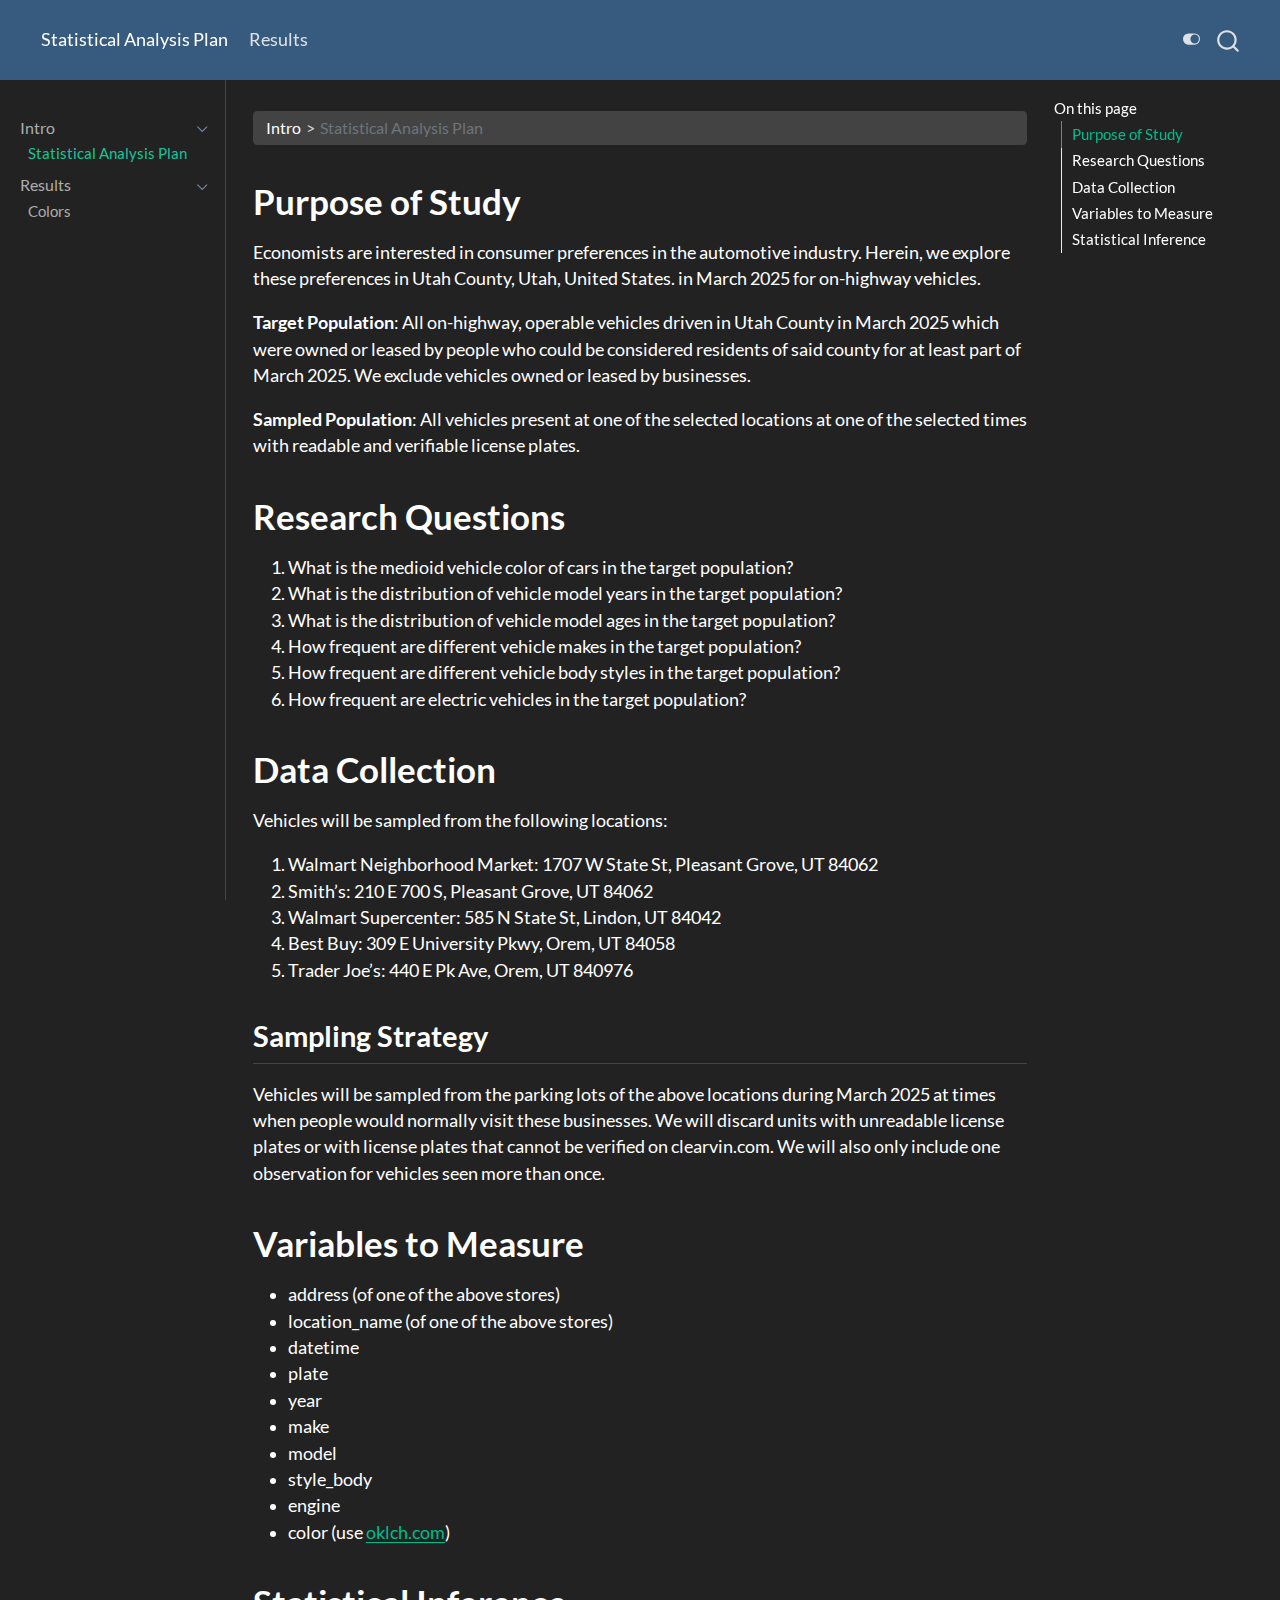
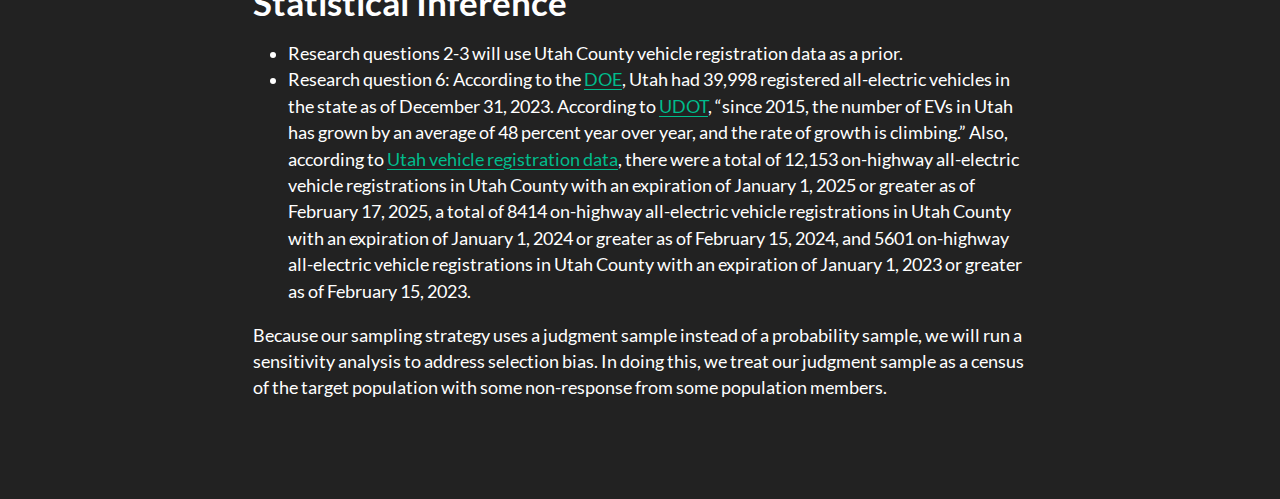
<file: index.html>
<html xmlns="http://www.w3.org/1999/xhtml">    
  <head>      
    <title>Redirect to src/plan.html</title>      
    <meta http-equiv="refresh" content="0;URL='src/plan.html'" />    
  </head>    
  <body> 
  </body>  
</html>
</file>
